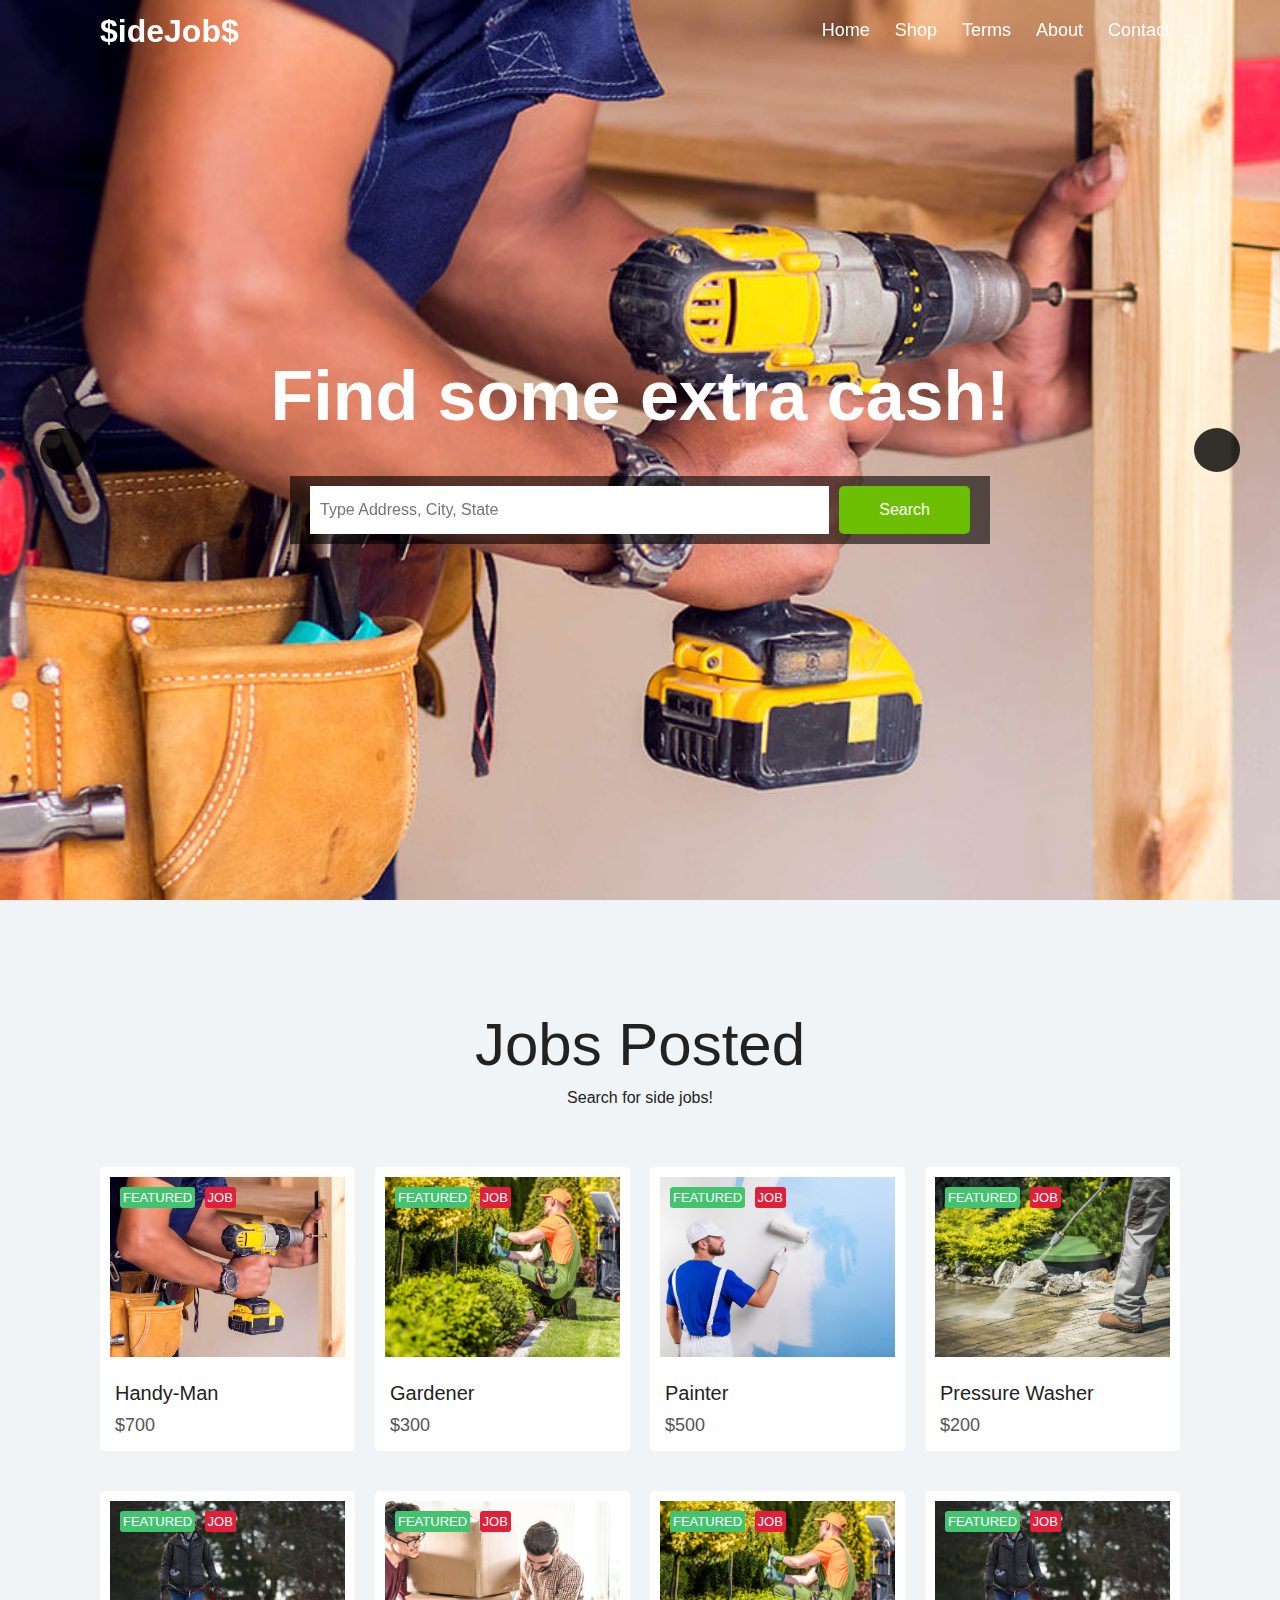
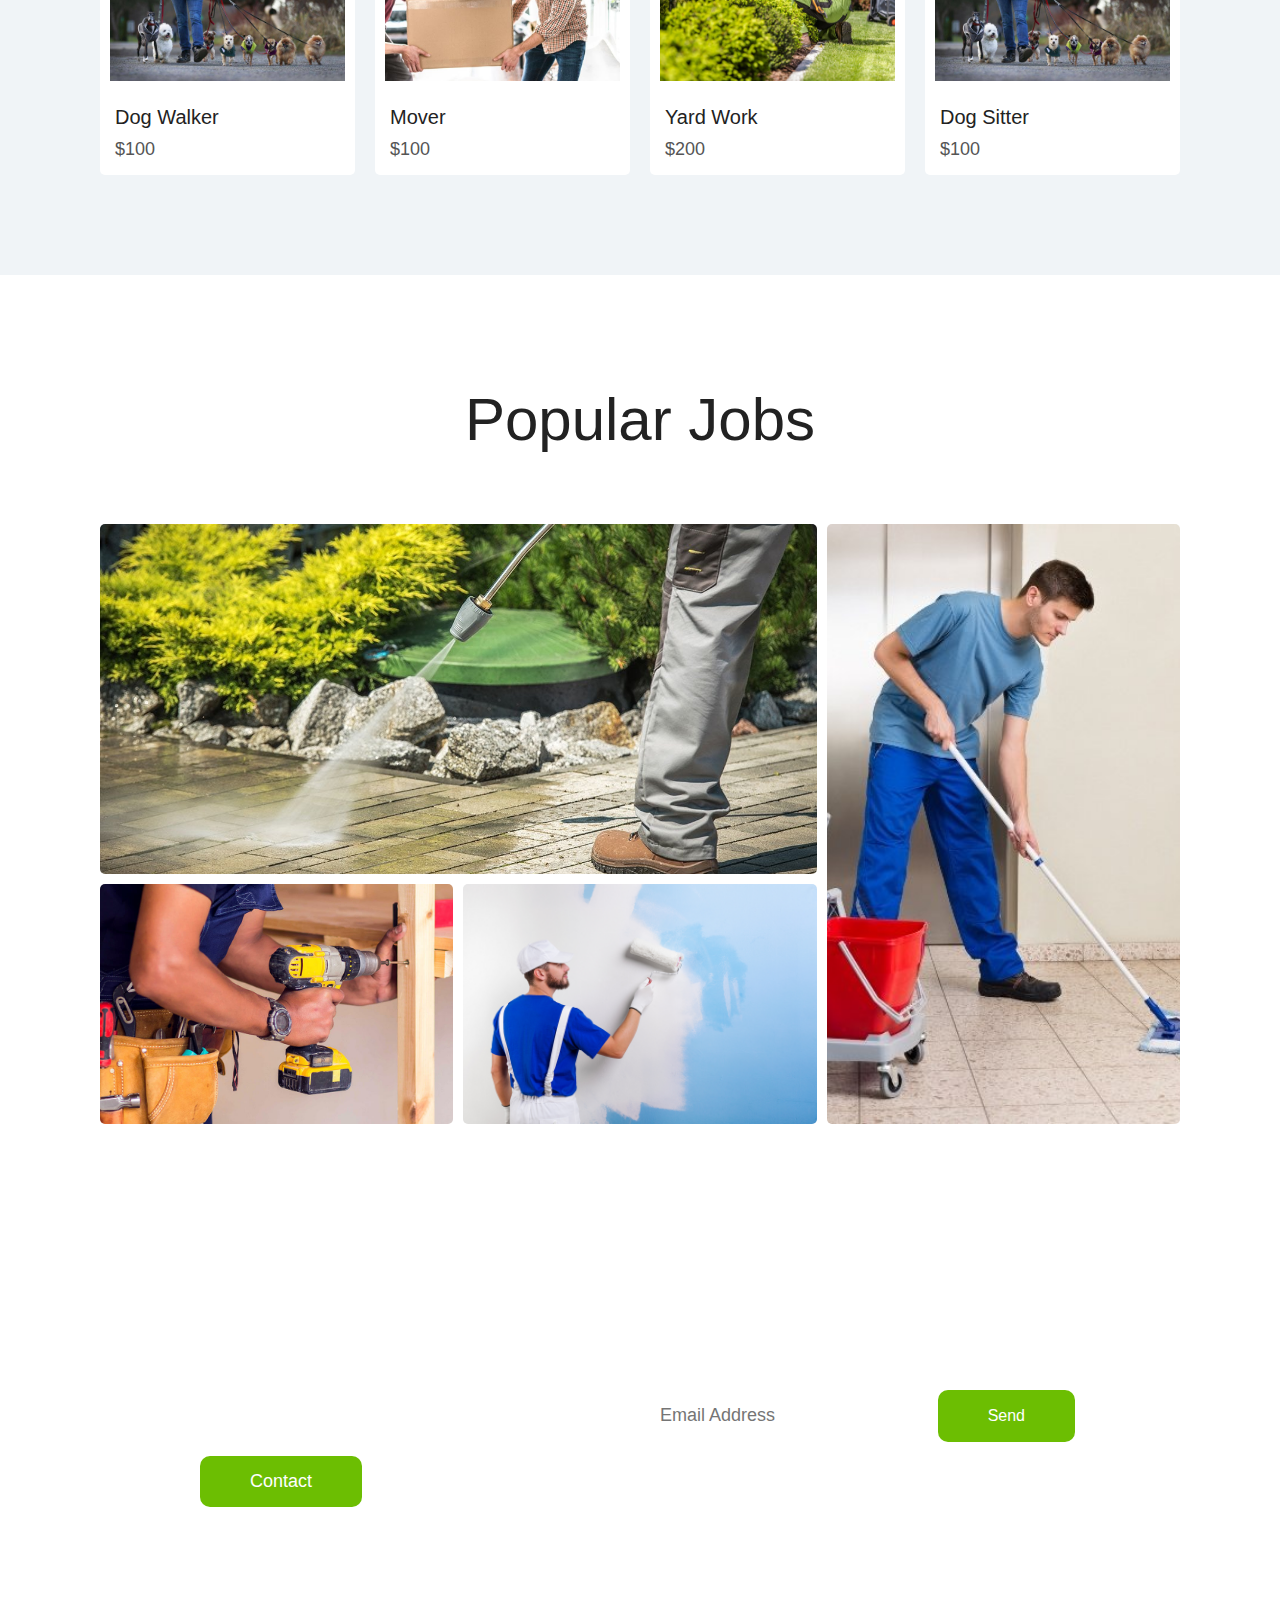
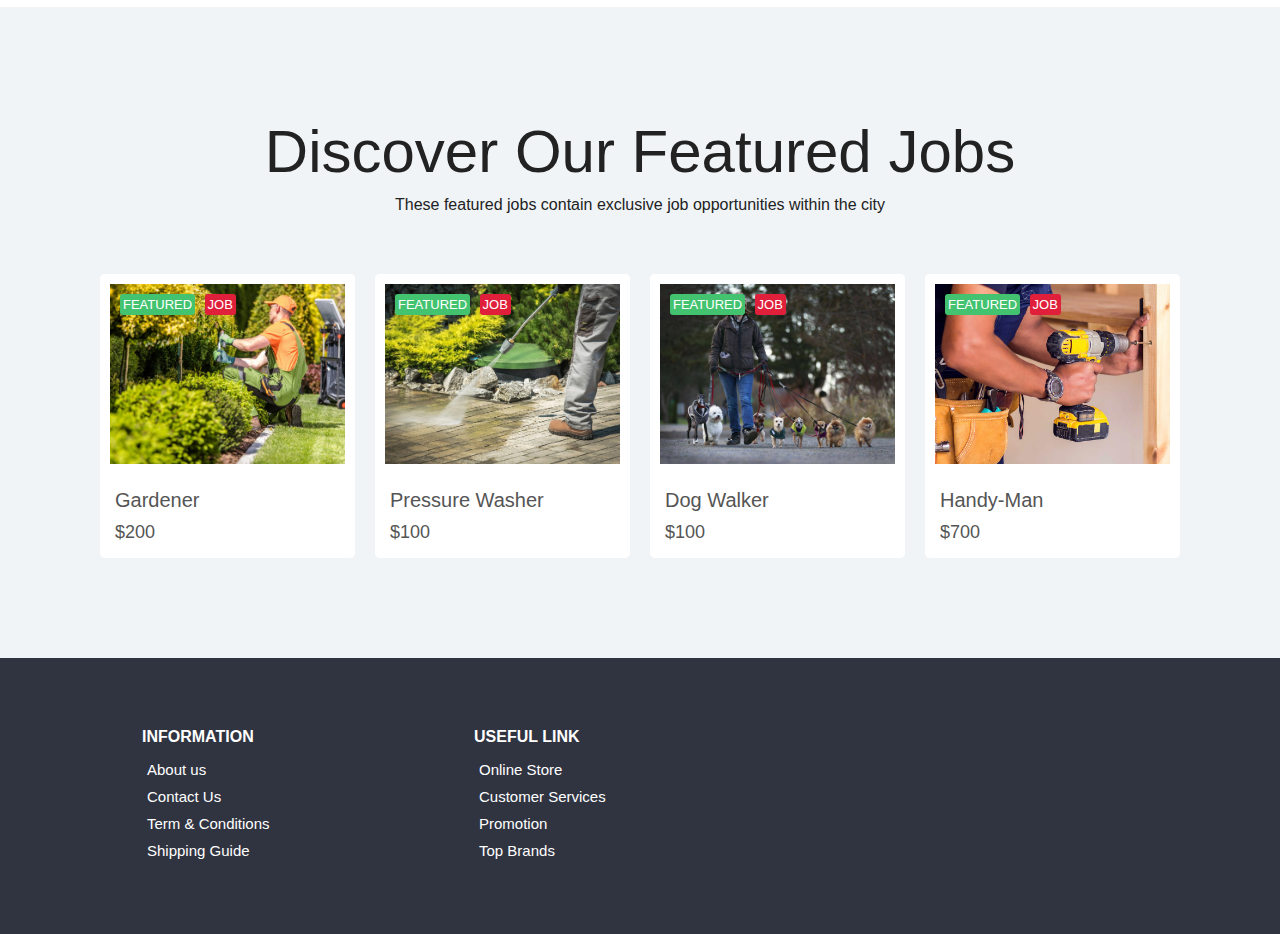
<file: index.html>
<!DOCTYPE html>
<html lang="en">
  <head>
    <meta charset="UTF-8" />
    <meta http-equiv="X-UA-Compatible" content="IE=edge" />
    <meta name="viewport" content="width=device-width, initial-scale=1.0" />
    <link
      rel="stylesheet"
      href="https://unpkg.com/swiper/swiper-bundle.min.css"
    />
    <link rel="stylesheet" href="styles.css" />
    <title>$ideJob$</title>
  </head>
  <body>
    <header class="header" id="header">
      <div class="navigation">
        <div class="nav-center container d-flex">
          <a href="" class="logo"><h1>$ideJob$</h1></a>

          <ul class="nav-list d-flex">
            <li class="nav-item">
              <a href="" class="nav-link">Home</a>
            </li>
            <li class="nav-item">
              <a href="" class="nav-link">Shop</a>
            </li>
            <li class="nav-item">
              <a href="#terms" class="nav-link">Terms</a>
            </li>
            <li class="nav-item">
              <a href="#about" class="nav-link">About</a>
            </li>
            <li class="nav-item">
              <a href="#contact" class="nav-link">Contact</a>
            </li>
          </ul>

          <div class="hamburger">
            <i class="bx bx-menu-alt-left"></i>
          </div>
        </div>
      </div>

      <div class="hero">
        <div class="swiper-container heroslider">
          <div class="swiper-wrapper">
            <div class="swiper-slide">
              <img src="./images/pic1.jpg" alt="" />
            </div>
            <div class="swiper-slide">
              <img src="./images/pic2.jpg" alt="" />
            </div>
            <div class="swiper-slide">
              <img src="./images/pic5.jpg" alt="" />
            </div>
            <div class="swiper-slide">
              <img src="./images/pic6.jpg" alt="" />
            </div>
          </div>
          <div class="swiper-button-next">
            <i class="bx bx-chevron-right swiper-icon"></i>
          </div>
          <div class="swiper-button-prev">
            <i class="bx bx-chevron-left swiper-icon"></i>
          </div>
        </div>
      </div>

      <div class="content">
        <h1>Find some extra cash!</h1>
        <div class="search">
          <input type="text" placeholder="Type Address, City, State" />
          <a href="#rent-center container">Search</a>
        </div>
      </div>
    </header>

    <section class="section rent">
      <div class="title">
        <h1>Jobs Posted</h1>
        <p>
          Search for side jobs!
        </p>
      </div>

      <div class="rent-center container">
        <div class="box">
          <div class="top">
            <div class="overlay">
              <img src="./images/pic1.jpg" alt="" />
            </div>
            <div class="pos">
              <span>FEATURED</span>
              <span>JOB</span>
            </div>
          </div>
          <div class="bottom">
            <p><a href="handyman.html">Handy-Man</a></p>
            <div>
              <span>$700</span>
              <span><i class="far fa-eye"></i></span>
            </div>
          </div>
        </div>
        <div class="box">
          <div class="top">
            <div class="overlay">
              <img src="./images/pic2.jpg" alt="" />
            </div>
            <div class="pos">
              <span>FEATURED</span>
              <span>JOB</span>
            </div>
          </div>
          <div class="bottom">
            <p><a href="gardner.html">Gardener</a></p>
            <div>
              <span>$300</span>
              <span><i class="far fa-eye"></i></span>
            </div>
          </div>
        </div>
        <div class="box">
          <div class="top">
            <div class="overlay">
              <img src="./images/pic3.jpeg" alt="" />
            </div>
            <div class="pos">
              <span>FEATURED</span>
              <span>JOB</span>
            </div>
          </div>
          <div class="bottom">
            <p><a href="painter.html">Painter</a></p>
            <div>
              <span>$500</span>
              <span><i class="far fa-eye"></i></span>
            </div>
          </div>
        </div>
        <div class="box">
          <div class="top">
            <div class="overlay">
              <img src="./images/pic4.jpg" alt="" />
            </div>
            <div class="pos">
              <span>FEATURED</span>
              <span>JOB</span>
            </div>
          </div>
          <div class="bottom">
            <p><a href="pressurewasher.html">Pressure Washer</a></p>
            <div>
              <span>$200</span>
              <span><i class="far fa-eye"></i></span>
            </div>
          </div>
        </div>
        <div class="box">
          <div class="top">
            <div class="overlay">
              <img src="./images/pic5.jpg" alt="" />
            </div>
            <div class="pos">
              <span>FEATURED</span>
              <span>JOB</span>
            </div>
          </div>
          <div class="bottom">
            <p><a href="dogwalker.html">Dog Walker</a></p>
            <div>
              <span>$100</span>
              <span><i class="far fa-eye"></i></span>
            </div>
          </div>
        </div>
        <div class="box">
          <div class="top">
            <div class="overlay">
              <img src="./images/pic6.jpg" alt="" />
            </div>
            <div class="pos">
              <span>FEATURED</span>
              <span>JOB</span>
            </div>
          </div>
          <div class="bottom">
            <p><a href="mover.html">Mover</a></p>
            <div>
              <span>$100</span>
              <span><i class="far fa-eye"></i></span>
            </div>
          </div>
        </div>
        <div class="box">
          <div class="top">
            <div class="overlay">
              <img src="./images/pic2.jpg" alt="" />
            </div>
            <div class="pos">
              <span>FEATURED</span>
              <span>JOB</span>
            </div>
          </div>
          <div class="bottom">
            <p><a href="gardner.html">Yard Work</a></p>
            <div>
              <span>$200</span>
              <span><i class="far fa-eye"></i></span>
            </div>
          </div>
        </div>
        <div class="box">
          <div class="top">
            <div class="overlay">
              <img src="./images/pic5.jpg" alt="" />
            </div>
            <div class="pos">
              <span>FEATURED</span>
              <span>JOB</span>
            </div>
          </div>
          <div class="bottom">
            <p><a href="./dogwalker.html">Dog Sitter</a></p>
            <div>
              <span>$100</span>
              <span><i class="far fa-eye"></i></span>
            </div>
          </div>
        </div>
      </div>
    </section>

    <!-- Grid -->
    <section class="section grid-layout">
      <div class="title">
        <h1>Popular Jobs</h1>
      </div>

      <div class="wrapper container">
        <div class="box box1">
          <img src="./images/pic4.jpg" alt="" />
        </div>
        <div class="box box2">
          <img src="./images/vert3.jpg" alt="" />
        </div>
        <div class="box box3">
          <img src="./images/pic1.jpg" alt="" />
        </div>
        <div class="box box4">
          <img src="./images/pic3.jpeg" alt="" />
        </div>
      </div>
    </section>

    <!-- Contact -->
    <section class="section contact">
      <div class="row">
        <div class="col">
          <h2>EXCELLENT SUPPORT</h2>
          <p>
            We love our customers and they can reach us any time of day we will
            be at your service 24/7
          </p>
          <a href="" class="btn btn-1">Contact</a>
        </div>
        <div class="col">
          <form action="">
            <div>
              <input type="email" placeholder="Email Address" />
              <a href="">Send</a>
            </div>
          </form>
        </div>
      </div>
    </section>

    <section class="section rent">
      <div class="title">
        <h1>Discover Our Featured Jobs</h1>
        <p>
          These featured jobs contain exclusive job opportunities
          within the city
        </p>
      </div>

      <div class="rent-center container">
        <div class="box">
          <div class="top">
            <div class="overlay">
              <img src="./images/pic2.jpg" alt="" />
            </div>
            <div class="pos">
              <span>FEATURED</span>
              <span>JOB</span>
            </div>
          </div>
          <div class="bottom">
            <p>Gardener</p>
            <div>
              <span>$200</span>
              <span><i class="far fa-eye"></i></span>
            </div>
          </div>
        </div>
        <div class="box">
          <div class="top">
            <div class="overlay">
              <img src="./images/pic4.jpg" alt="" />
            </div>
            <div class="pos">
              <span>FEATURED</span>
              <span>JOB</span>
            </div>
          </div>
          <div class="bottom">
            <p>Pressure Washer</p>
            <div>
              <span>$100</span>
              <span><i class="far fa-eye"></i></span>
            </div>
          </div>
        </div>
        <div class="box">
          <div class="top">
            <div class="overlay">
              <img src="./images/pic5.jpg" alt="" />
            </div>
            <div class="pos">
              <span>FEATURED</span>
              <span>JOB</span>
            </div>
          </div>
          <div class="bottom">
            <p>Dog Walker</p>
            <div>
              <span>$100</span>
              <span><i class="far fa-eye"></i></span>
            </div>
          </div>
        </div>
        <div class="box">
          <div class="top">
            <div class="overlay">
              <img src="./images/pic1.jpg" alt="" />
            </div>
            <div class="pos">
              <span>FEATURED</span>
              <span>JOB</span>
            </div>
          </div>
          <div class="bottom">
            <p>Handy-Man</p>
            <div>
              <span>$700</span>
              <span><i class="far fa-eye"></i></span>
            </div>
          </div>
        </div>
      </div>
    </section>

    <!-- Footer -->
    <footer class="footer">
      <div class="row">
        <div class="col d-flex">
          <h4>INFORMATION</h4>
          <a href="">About us</a>
          <a href="">Contact Us</a>
          <a href="">Term & Conditions</a>
          <a href="">Shipping Guide</a>
        </div>
        <div class="col d-flex">
          <h4>USEFUL LINK</h4>
          <a href="">Online Store</a>
          <a href="">Customer Services</a>
          <a href="">Promotion</a>
          <a href="">Top Brands</a>
        </div>
        <div class="col d-flex">
          <span><i class="bx bxl-facebook-square"></i></span>
          <span><i class="bx bxl-instagram-alt"></i></span>
          <span><i class="bx bxl-github"></i></span>
          <span><i class="bx bxl-twitter"></i></span>
          <span><i class="bx bxl-pinterest"></i></span>
        </div>
      </div>
    </footer>
  </body>
  <script src="https://unpkg.com/swiper/swiper-bundle.min.js"></script>
  <script src="./js/slider.js"></script>
  <script src="./js/index.js"></script>
</html>
</file>
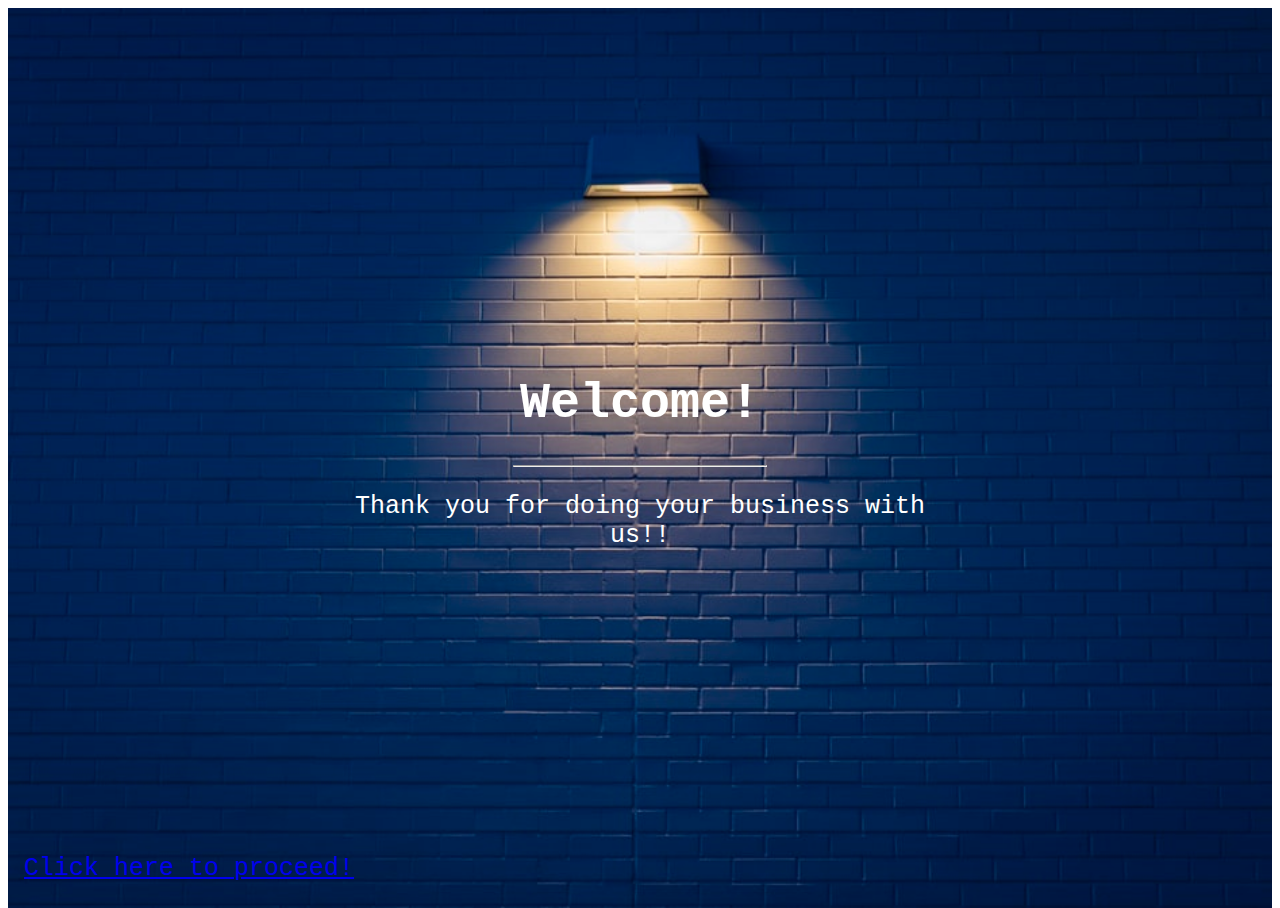
<file: buyerdash/welcome.html>
<!DOCTYPE html>
<html>
<header>
    <link rel="stylesheet" href="./welcome.css">
</header>
<body>
<div class="bgimg">
    <div class="topleft">
    </div>
    <div class="middle">
      <h1>Welcome!</h1>
      <hr>
      <p>Thank you for doing your business with us!!</p>
    </div>
    <div class="bottomleft">
      <p><a href="./index.html">Click here to proceed!</a></p>
    </div>
  </div>
  </body>
  </html>
</file>
<file: buyerdash/welcome.css>
body, html {
    height: 100%
  }
  
  .bgimg {
    background-image: url("./welcome.jpg");
    height: 100%;
    background-position: center;
    background-size: cover;
    position: relative;
    color: white;
    font-family: "Courier New", Courier, monospace;
    font-size: 25px;
  }
  
  .topleft {
    position: absolute;
    top: 0;
    left: 16px;
  }
  
  .bottomleft {
    position: absolute;
    bottom: 0;
    left: 16px;
  }
  
  .middle {
    position: absolute;
    top: 50%;
    left: 50%;
    transform: translate(-50%, -50%);
    text-align: center;
  }
  
  hr {
    margin: auto;
    width: 40%;
  }
</file>
<file: styles.css>
/* Color Variables */
:root {
  --white: #fff;
  --black: #222;
  --green: #6cbe02;
  --grey1: #f0f0f0;
  --grey2: #e9d7d3;
}

/* Basic Reset */
*,
*::before,
*::after {
  margin: 0;
  padding: 0;
  box-sizing: inherit;
}

html {
  box-sizing: border-box;
  font-size: 62.5%;
}

body {
  font-family: "Roboto", sans-serif;
  font-size: 1.6rem;
  background-color: var(--white);
  color: var(--black);
  font-weight: 400;
  font-style: normal;
}

a {
  text-decoration: none;
  color: var(--black);
}

li {
  list-style: none;
}

img {
  width: 100%;
}

.container {
  max-width: 114rem;
  margin: 0 auto;
  padding: 0 3rem;
}

.d-flex {
  display: flex;
  align-items: center;
}

/* 
=================
Header
=================
*/

.header {
  position: relative;
  min-height: 100vh;
  overflow-x: hidden;
  z-index: 0;
}

/* 
=================
Navigation
=================
*/
.navigation {
  position: relative;
  z-index: 2;
  height: 6rem;
  line-height: 6rem;
}

.nav-center {
  justify-content: space-between;
}

.logo {
  color: white;
}

.nav-center .nav-item:not(:last-child) {
  margin-right: 0.5rem;
}

.nav-center .nav-link {
  font-size: 1.8rem;
  padding: 1rem;
  color: white;
}

.nav-center .nav-link:hover {
  color: var(--green);
}

.nav-center .hamburger {
  display: none;
  font-size: 2.3rem;
  color: var(--black);
  cursor: pointer;
}

@media only screen and (max-width: 768px) {
  .nav-list {
    position: fixed;
    top: 12%;
    left: -35rem;
    flex-direction: column;
    align-items: flex-start;
    box-shadow: 5px 5px 10px rgba(0, 0, 0, 0.2);
    background-color: white;
    height: 100%;
    width: 0%;
    max-width: 35rem;
    z-index: 100;
    transition: all 300ms ease-in-out;
  }

  .nav-list.open {
    left: 0;
    width: 100%;
  }

  .nav-list .nav-item {
    margin: 0 0 1rem 0;
    width: 100%;
  }

  .nav-list .nav-link {
    font-size: 2rem;
    color: var(--black);
  }

  .nav-center .hamburger {
    display: block;
    color: white;
    font-size: 3rem;
  }
}

/* Hero */

.hero,
.heroslider {
  position: absolute;
  top: 0;
  left: 0;
  width: 100%;
  height: 100vh;
}

.hero img {
  height: 100%;
  width: 100%;
  object-fit: cover;
}

.swiper-button-next::after,
.swiper-button-prev::after {
  content: "";
}

.swiper-button-next {
  right: -50px;
}

.swiper-button-prev {
  left: -50px;
}

.header:hover .swiper-button-next {
  right: 40px;
}
.header:hover .swiper-button-prev {
  left: 40px;
}

.swiper-button-next,
.swiper-button-prev {
  background-color: rgba(0, 0, 0, 0.8);
  border-radius: 50%;
  padding: 0.5rem 2.3rem;
  transition: all 500ms ease-in-out;
}

.swiper-icon {
  font-size: 5rem;
  color: white;
}

.header .content {
  position: absolute;
  top: 50%;
  left: 50%;
  transform: translate(-50%, -50%);
  width: 80%;
  z-index: 1;
  text-align: center;
}

.header .content h1 {
  font-size: 7rem;
  color: #ffffff;
  margin-bottom: 4rem;
}

.header .search {
  width: 70rem;
  margin: 0 auto;
  padding: 1rem 2rem;
  background-color: rgba(0, 0, 0, 0.6);
  display: flex;
  align-items: center;
  justify-content: center;
}

.header .search input {
  width: 100%;
  padding: 1.5rem 0;
  text-indent: 1rem;
  font-size: 1.6rem;
  margin-right: 1rem;
  outline: none;
  border: none;
}

.header .search a {
  display: inline-block;
  padding: 1.5rem 4rem;
  background-color: var(--green);
  color: white;
  border-radius: 0.5rem;
}

@media (max-width: 996px) {
  .header .content h1 {
    font-size: 5rem;
    margin-bottom: 3rem;
  }

  .header .search {
    width: 50rem;
  }
}

@media (max-width: 567px) {
  .header .content h1 {
    font-size: 3rem;
    margin-bottom: 2rem;
  }

  .header .search {
    width: 100%;
  }

  .header .search input {
    padding: 1rem 0;
    font-size: 1.3rem;
  }

  .header .search a {
    padding: 1rem;
  }

  .header:hover .swiper-button-next {
    right: 5px;
  }
  .header:hover .swiper-button-prev {
    left: 5px;
  }

  .swiper-icon {
    font-size: 3rem;
  }

  .swiper-button-next,
  .swiper-button-prev {
    padding: 0.2rem 2.3rem;
  }
}

/* Rent Properties */
.section {
  padding: 10rem 0;
}

.section.rent {
  background-color: #f0f4f7;
}

.rent-center {
  display: grid;
  grid-template-columns: repeat(auto-fill, minmax(25rem, 1fr));
  gap: 4rem 2rem;
}

.title {
  text-align: center;
  margin-bottom: 5rem;
  padding: 1rem;
}

.title h1 {
  font-weight: 100;
  font-size: 6rem;
  margin-bottom: 1rem;
}

.rent .box {
  transition: all 300ms ease-in-out;
  background-color: white;
}

.rent .box:hover {
  box-shadow: 0 5px 5px rgba(0, 0, 0, 0.2);
}

.rent .box .top {
  padding: 1rem;
  position: relative;
  height: 20rem;
  transition: all 300ms ease-in-out;
}

.rent .box:hover .top {
  cursor: pointer;
}

.rent .box .top img {
  height: 100%;
  object-fit: cover;
}

.rent .box .overlay {
  position: absolute;
  top: 0;
  left: 0;
  padding: 1rem;
  background-color: white;
  height: 20rem;
  width: 100%;
}

.rent .box .overlay::after {
  content: "";
  position: absolute;
  top: 0;
  left: 0;
  background-color: rgba(0, 0, 0, 0.2);
  width: 100%;
  height: 100%;
  opacity: 0;
  visibility: hidden;
  transition: all 300ms ease-in-out;
}

.rent .box .top:hover .overlay::after {
  opacity: 1;
  visibility: visible;
}

.rent .box .pos {
  position: absolute;
  top: 2rem;
  left: 2rem;
}

.rent .box .pos span {
  display: inline-block;
  font-size: 1.3rem;
  color: white;
  margin-right: 0.5rem;
  padding: 0.3rem;
  border-radius: 0.3rem;
}

.rent .box .pos span:first-child {
  background-color: #43c370;
}

.rent .box .pos span:last-child {
  background-color: #e0203b;
}

.rent .box .bottom {
  padding: 1.5rem;
}

.rent .box .bottom p {
  font-size: 2rem;
  font-weight: 500;
  color: #555;
  cursor: pointer;
  transition: all 300ms ease-in-out;
}

.rent .box .bottom div {
  display: flex;
  justify-content: space-between;
  align-items: center;
  margin-top: 1rem;
  color: #555;
}

.rent .box .bottom div span {
  font-size: 1.8rem;
}

.rent .box:hover .bottom p {
  color: #006eff;
}

.rent .box .bottom div i {
  font-size: 2.5rem;
}

@media (max-width: 768px) {
  .title h1 {
    font-size: 4rem;
  }
}

@media (max-width: 567px) {
  .title h1 {
    font-size: 3rem;
  }
}

/* Grid Properties */
.wrapper {
  display: grid;
  grid-gap: 10px;
  grid-template-columns: 1fr 1fr 1fr;
}

.box {
  border-radius: 5px;
  overflow: hidden;
}

.box img {
  height: 100%;
  object-fit: cover;
  transition: all 500ms ease-in-out;
}

.box:hover img {
  transform: scale(1.1);
}

.box1 {
  grid-column: 1 / span 2;
  height: 35rem;
}
.box2 {
  grid-column: 3;
  grid-row: 1 / span 2;
}
.box3 {
  grid-column: 1;
  grid-row: 2;
}
.box4 {
  grid-column: 2;
  grid-row: 2;
}

@media (max-width: 768px) {
  .box1 {
    grid-column: 1 / span 3;
    height: 20rem;
  }
  .box2 {
    grid-column: 3;
    grid-row: 2;
    height: 20rem;
  }
}

@media (max-width: 567px) {
  .wrapper .box {
    height: 15rem;
  }
}

/* Contact */
.contact {
  background: url("./images/pic5.jpg") no-repeat fixed;
  color: var(--white);
  padding: 10rem 20rem;
}

.contact .row {
  display: grid;
  grid-template-columns: 1fr 1fr;
  align-items: center;
}

.contact .row .col h2 {
  margin-bottom: 1.5rem;
  font-size: 3rem;
}

.contact .row .col p {
  font-size: 1.8rem;
  width: 70%;
  margin-bottom: 2rem;
}

.btn-1 {
  background-color: var(--green);
  color: var(--white);
  display: inline-block;
  border-radius: 1rem;
  font-size: 1.8rem;
  padding: 1.5rem 5rem;
}

.contact form div {
  position: relative;
  margin: 0 auto;
}

.contact form input {
  font-family: "Roboto", sans-serif;
  text-indent: 2rem;
  font-size: 1.8rem;
  width: 100%;
  border-radius: 1rem;
  padding: 2rem 0;
  outline: none;
  border: none;
}

.contact form a {
  position: absolute;
  top: 0;
  right: 0;
  background-color: var(--green);
  color: white;
  margin: 0.5rem;
  padding: 1.7rem 5rem;
  border-radius: 1rem;
}

@media only screen and (max-width: 996px) {
  .contact {
    padding: 8rem 8rem;
  }
}

@media only screen and (max-width: 768px) {
  .contact .row {
    grid-template-columns: 1fr;
    gap: 5rem 0;
  }
}

@media only screen and (max-width: 567px) {
  .contact {
    padding: 8rem 1rem;
  }
}

/* Footer */
.footer {
  padding: 7rem 1rem;
  background-color: #303441;
}

footer .row {
  display: grid;
  grid-template-columns: 1fr 1fr 1fr;
  max-width: 99.6rem;
  margin: 0 auto;
}

.footer .col {
  flex-direction: column;
  color: var(--white);
  align-items: flex-start;
}

.footer .col:last-child {
  flex-direction: row;
  justify-content: center;
}

.footer .col:last-child span {
  font-size: 2.5rem;
  margin-right: 0.5rem;
  color: var(--white);
}

.footer .col a {
  color: var(--white);
  font-size: 1.5rem;
  padding: 0.5rem;
  font-weight: 300;
}

.footer .col h4 {
  margin-bottom: 1rem;
}

@media only screen and (max-width: 567px) {
  footer .row {
    grid-template-columns: 1fr;
    row-gap: 3rem;
  }
}
</file>
